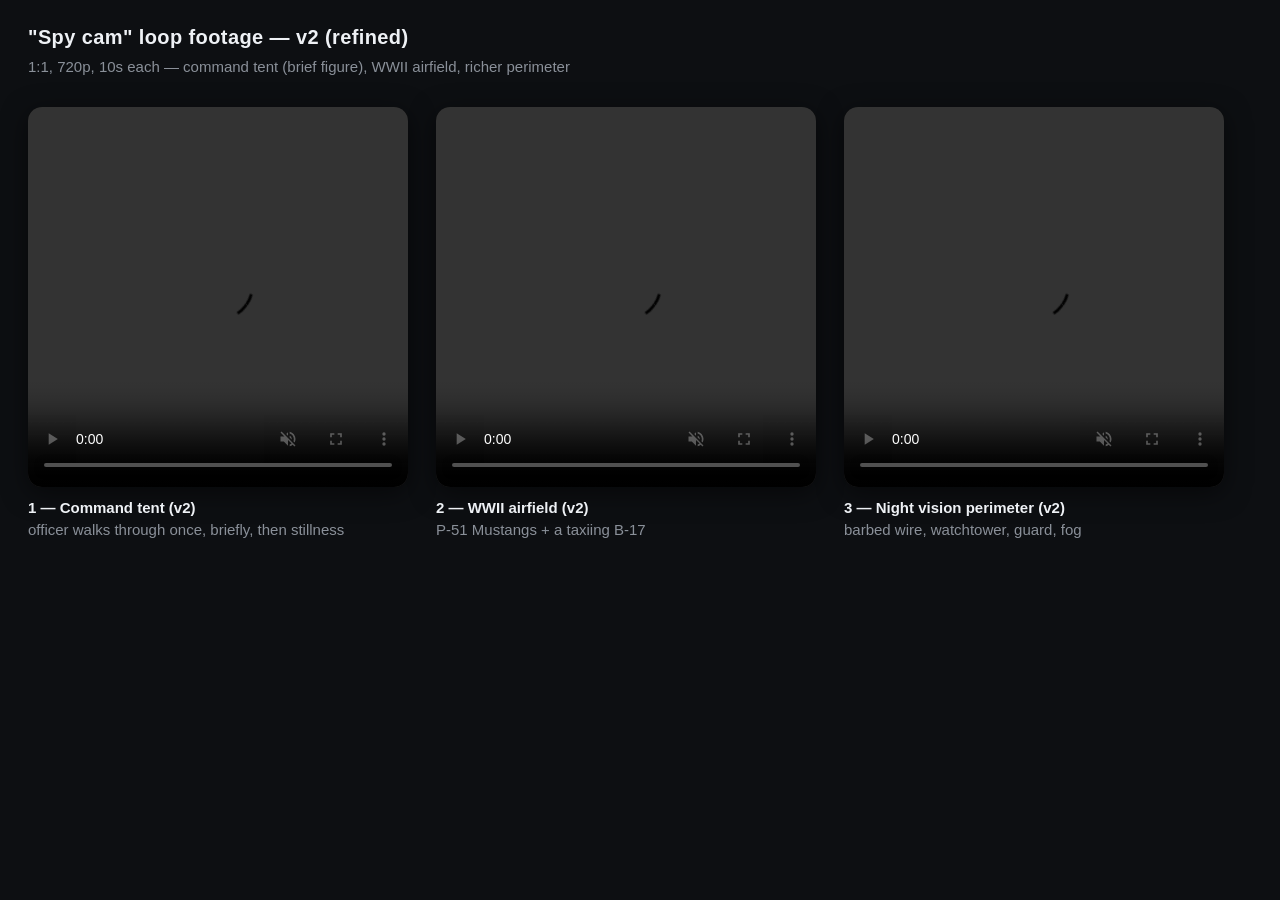
<file: mockups/navigator/spy-cam-test.html>
<!doctype html>
<html>
<head>
<meta charset="utf-8">
<title>Navigator — "spy cam" footage tests v2</title>
<style>
  body { margin:0; background:#0d0f12; color:#c9cdd3; font:15px/1.5 -apple-system,Segoe UI,Roboto,sans-serif; }
  header { padding:22px 28px 6px; }
  header h1 { margin:0; font-size:20px; font-weight:600; color:#eef1f5; letter-spacing:.02em; }
  header p { margin:4px 0 0; color:#8a9099; }
  .grid { display:flex; flex-wrap:wrap; gap:28px; padding:22px 28px 60px; }
  .card { width:380px; }
  .frame { width:380px; height:380px; border-radius:14px; overflow:hidden;
           background:#000; box-shadow:0 6px 26px rgba(0,0,0,.5); }
  .frame video { width:100%; height:100%; object-fit:cover; display:block; }
  .cap { margin-top:10px; }
  .cap b { color:#eef1f5; }
  .cap span { color:#8a9099; }
</style>
</head>
<body>
<header>
  <h1>"Spy cam" loop footage — v2 (refined)</h1>
  <p>1:1, 720p, 10s each — command tent (brief figure), WWII airfield, richer perimeter</p>
</header>
<div class="grid">
  <div class="card">
    <div class="frame"><video src="https://d8j0ntlcm91z4.cloudfront.net/user_362FrLDKNAszgWbsJnmwxLlb2EF/hf_20260729_215606_c975bbe9-ee8f-4024-b81a-9547e19f5812.mp4" controls autoplay loop muted></video></div>
    <div class="cap"><b>1 — Command tent (v2)</b><br><span>officer walks through once, briefly, then stillness</span></div>
  </div>
  <div class="card">
    <div class="frame"><video src="https://d8j0ntlcm91z4.cloudfront.net/user_362FrLDKNAszgWbsJnmwxLlb2EF/hf_20260729_215609_d33704c1-d490-45b4-b4f3-33ea49112644.mp4" controls autoplay loop muted></video></div>
    <div class="cap"><b>2 — WWII airfield (v2)</b><br><span>P-51 Mustangs + a taxiing B-17</span></div>
  </div>
  <div class="card">
    <div class="frame"><video src="https://d8j0ntlcm91z4.cloudfront.net/user_362FrLDKNAszgWbsJnmwxLlb2EF/hf_20260729_215611_e45d9b3f-a991-412c-b0ec-dbae5b865b1c.mp4" controls autoplay loop muted></video></div>
    <div class="cap"><b>3 — Night vision perimeter (v2)</b><br><span>barbed wire, watchtower, guard, fog</span></div>
  </div>
</div>
</body>
</html>
</file>
